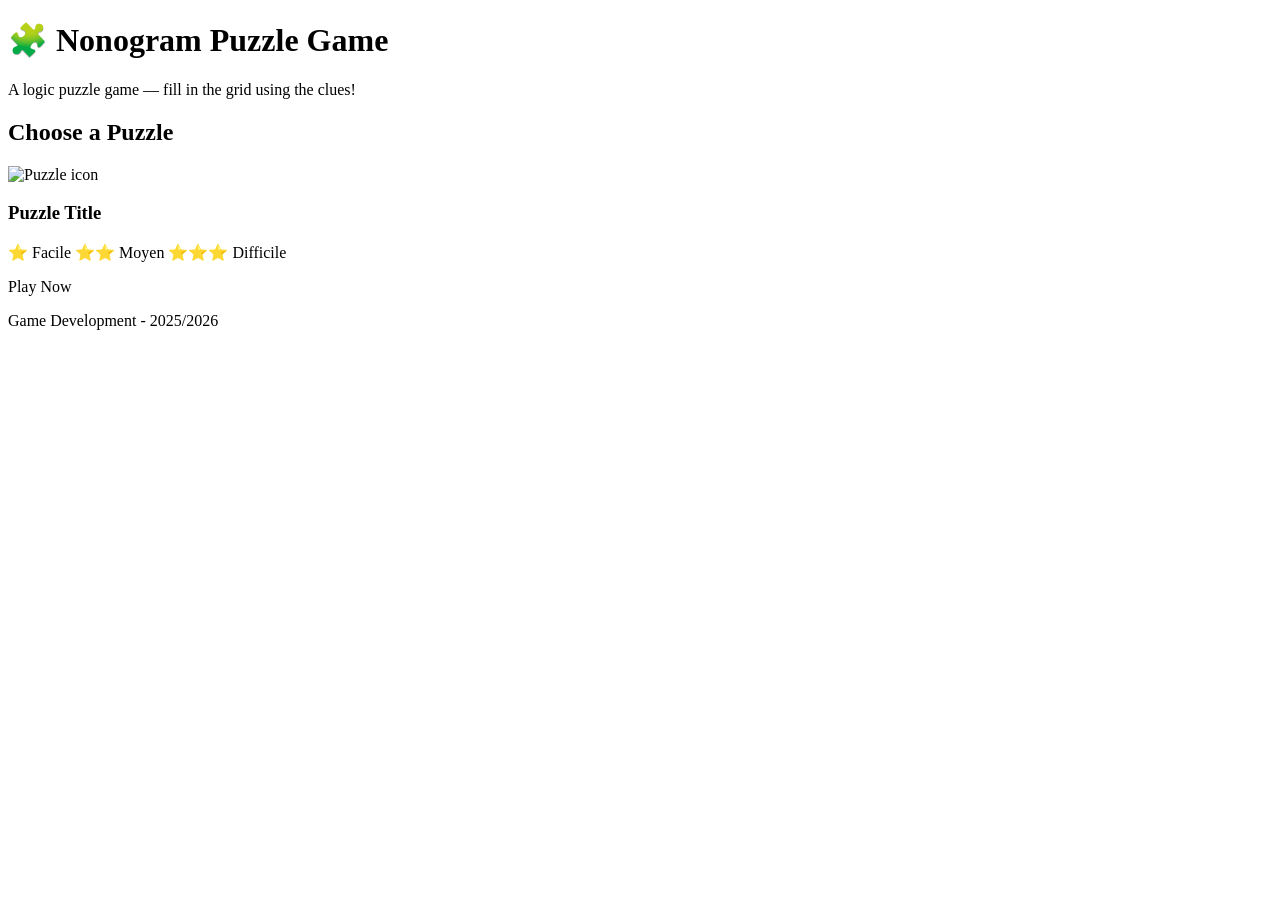
<file: src/main/resources/templates/index.html>
<!DOCTYPE html>
<html xmlns:th="http://www.thymeleaf.org" lang="en">
<head>
    <meta charset="UTF-8">
    <title>Nonogram Game</title>
    <link rel="stylesheet" th:href="@{/static/css/style.css}">
    <link rel="icon" type="image/svg+xml" href="data:image/svg+xml,<svg xmlns='http://www.w3.org/2000/svg' viewBox='0 0 100 100'><text y='.9em' font-size='90'>🧩</text></svg>">
</head>
<body>

<header>
    <h1>🧩 Nonogram Puzzle Game</h1>
    <p>A logic puzzle game — fill in the grid using the clues!</p>
</header>

<main>
    <h2>Choose a Puzzle</h2>

    <div class="puzzle-list">
        <div class="puzzle-card" th:each="puzzle : ${puzzles}">

            <img th:src="@{/static/images/puzzle.png}" alt="Puzzle icon" width="80"/>

            <!-- title not name -->
            <h3 th:text="${puzzle.title}">Puzzle Title</h3>

            <!-- niveau not difficulty -->
            <p>
                <span th:if="${puzzle.niveau == 'FACILE'}">⭐ Facile</span>
                <span th:if="${puzzle.niveau == 'MOYEN'}">⭐⭐ Moyen</span>
                <span th:if="${puzzle.niveau == 'DIFFICILE'}">⭐⭐⭐ Difficile</span>
            </p>

            <p th:text="'Grid: ' + ${puzzle.gridSize} + ' x ' + ${puzzle.gridSize}"></p>

            <a th:href="@{/play/{id}(id=${puzzle.id})}" class="btn">Play Now</a>
        </div>
    </div>
</main>

<footer>
    <p>Game Development - 2025/2026</p>
</footer>

</body>
</html>
</file>
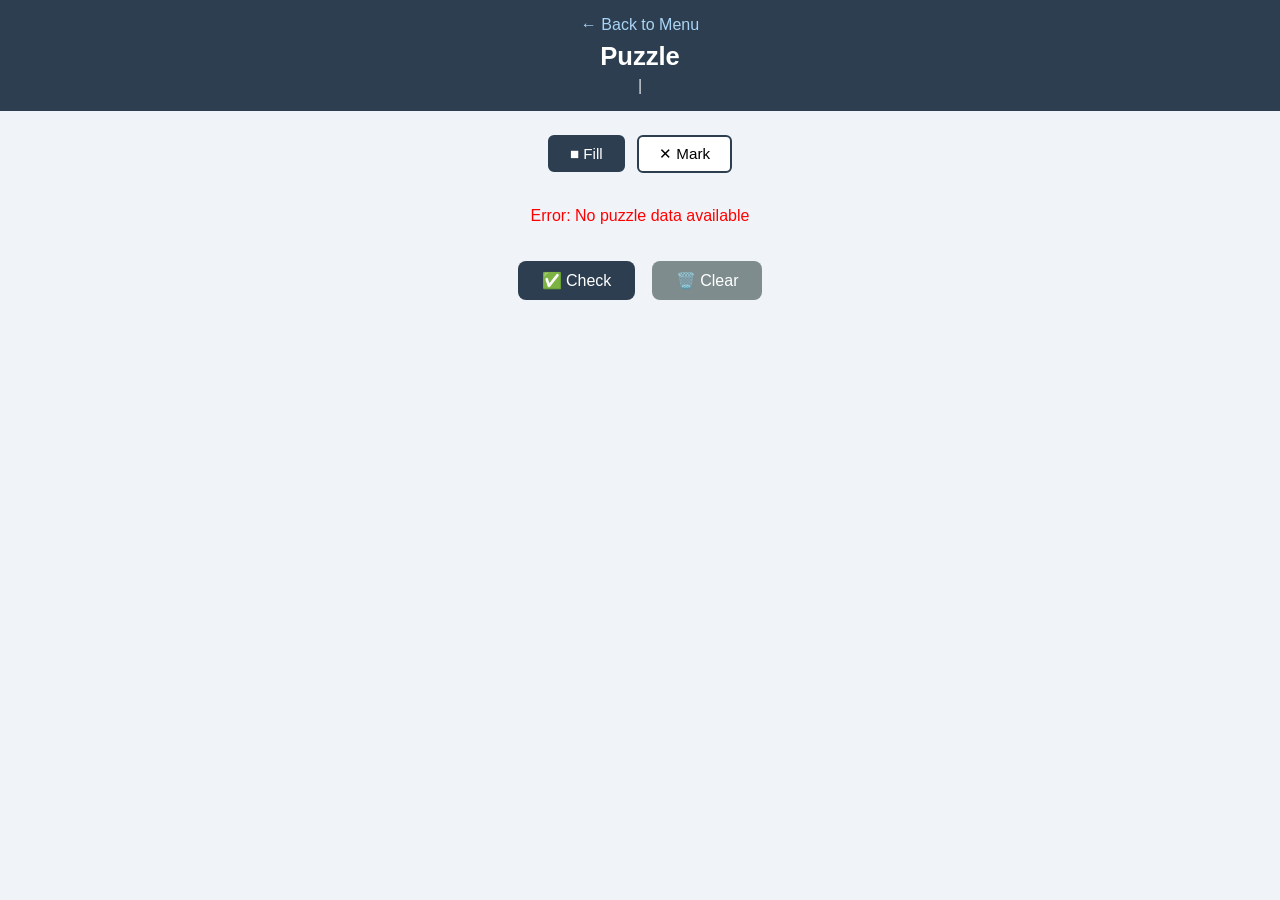
<file: src/main/resources/templates/game.html>
<!DOCTYPE html>
<html xmlns:th="http://www.thymeleaf.org" lang="en">
<head>
    <meta charset="UTF-8">
    <title th:text="${puzzle.title}">Nonogram</title>
    <style>
        * { box-sizing: border-box; margin: 0; padding: 0; }
        body { font-family: Arial, sans-serif; background: #f0f4f8; text-align: center; }

        header { background: #2c3e50; color: white; padding: 16px; margin-bottom: 20px; }
        header a { color: #aad4f5; text-decoration: none; }
        header h1 { margin-top: 8px; font-size: 1.6rem; }
        header p  { margin-top: 6px; opacity: 0.85; }

        /* Responsive grid container */
        .grid-container {
            overflow-x: auto;
            margin: 20px auto;
            padding: 10px;
            display: flex;
            justify-content: center;
        }

        table.nonogram { 
            border-collapse: collapse; 
            margin: 0 auto;
            min-width: min-content;
        }

        td.corner { 
            background: #f0f4f8; 
            border: none; 
            min-width: 40px; 
        }

        td.col-clue {
            text-align: center;
            vertical-align: bottom;
            padding: 6px 2px;
            font-size: 0.85rem;
            font-weight: bold;
            color: #2c3e50;
            background: #dce8f5;
            border: 1px solid #aac;
        }
        
        /* Dynamic cell sizing based on grid size */
        td.col-clue div { 
            line-height: 1.6; 
            white-space: nowrap;
        }

        td.row-clue {
            text-align: right;
            vertical-align: middle;
            padding: 4px 10px;
            font-size: 0.85rem;
            font-weight: bold;
            color: #2c3e50;
            background: #dce8f5;
            border: 1px solid #aac;
            white-space: nowrap;
        }

        td.cell {
            background: white;
            border: 1px solid #aaa;
            cursor: pointer;
            text-align: center;
            vertical-align: middle;
            font-size: 1rem;
            transition: background 0.1s;
        }
        
        /* Responsive cell sizes */
        table[data-size="5"] td.cell { width: 40px; height: 40px; }
        table[data-size="10"] td.cell { width: 35px; height: 35px; }
        table[data-size="15"] td.cell { width: 30px; height: 30px; }
        
        /* Adjust font sizes for larger grids */
        table[data-size="10"] td.cell { font-size: 0.9rem; }
        table[data-size="15"] td.cell { font-size: 0.8rem; }
        
        @media (max-width: 768px) {
            table[data-size="5"] td.cell { width: 35px; height: 35px; }
            table[data-size="10"] td.cell { width: 25px; height: 25px; }
            table[data-size="15"] td.cell { width: 20px; height: 20px; }
            table[data-size="15"] td.cell { font-size: 0.7rem; }
        }

        td.cell:hover  { background: #d0e8ff; }
        td.cell.filled { background: #2c3e50; color: white; }
        td.cell.marked { background: white; color: #c0392b; font-weight: bold; }
        td.cell.correct { background: #27ae60 !important; color: white; }
        td.cell.wrong   { background: #e74c3c !important; }
        td.cell.locked  { cursor: not-allowed; }

        .mode-toggle { margin: 16px; }
        .mode-toggle button {
            padding: 8px 20px; margin: 4px;
            border: 2px solid #2c3e50; border-radius: 6px;
            cursor: pointer; font-size: 0.95rem; background: white;
        }
        .mode-toggle button.active { background: #2c3e50; color: white; }

        .controls { margin: 16px; }
        .btn {
            padding: 10px 24px; margin: 6px;
            background: #2c3e50; color: white;
            border: none; border-radius: 8px;
            font-size: 1rem; cursor: pointer;
        }
        .btn:hover { background: #1a252f; }
        .btn.secondary { background: #7f8c8d; }
        .btn.success { background: #27ae60; }
        .btn.success:hover { background: #229954; }

        #message {
            font-size: 1.2rem; font-weight: bold;
            margin: 16px; min-height: 30px;
        }

        .next-level-container {
            margin: 20px auto;
            text-align: center;
        }
        
        @keyframes confetti {
            0% { transform: scale(1); }
            50% { transform: scale(1.02); background: rgba(39, 174, 96, 0.1); }
            100% { transform: scale(1); }
        }
    </style>
</head>
<body>

<header>
    <a th:href="@{/}">← Back to Menu</a>
    <h1 th:text="${puzzle.title}">Puzzle</h1>
    <p>
        <span th:text="${puzzle.niveau}"></span>
        &nbsp;|&nbsp;
        <span th:text="${puzzle.gridSize} + ' x ' + ${puzzle.gridSize}"></span>
    </p>
</header>

<main>

    <div class="mode-toggle">
        <button id="btnFill" class="active">■ Fill</button>
        <button id="btnMark">✕ Mark</button>
    </div>

    <div class="grid-container">
        <div id="grid-wrapper"></div>
    </div>

    <div class="controls">
        <button class="btn" id="checkBtn">✅ Check</button>
        <button class="btn secondary" id="clearBtn">🗑️ Clear</button>
    </div>

    <div id="message"></div>

    <!-- Next Level Container -->
    <div class="next-level-container" id="nextLevelContainer" style="display: none;">
        <a th:if="${hasNextLevel}" 
           th:href="@{/play/{id}(id=${nextLevelId})}" 
           class="btn success" 
           id="nextLevelBtn">
            🎯 Next Level → Level <span th:text="${nextLevelId}"></span>
        </a>
       
    </div>

</main>

<script th:inline="javascript">
    // Get data from server
    const puzzleJson = /*[[${puzzle}]]*/ null;
    const hasNextLevel = /*[[${hasNextLevel}]]*/ false;
    const nextLevelId = /*[[${nextLevelId}]]*/ null;
    
    if (!puzzleJson) {
        document.getElementById('grid-wrapper').innerHTML = '<p style="color: red;">Error: No puzzle data available</p>';
    } else {
        // Parse the puzzle data
        const solution = puzzleJson.solutionJson || '[]';
        const rowClues = puzzleJson.rowCluesJson || '[]';
        const colClues = puzzleJson.colCluesJson || '[]';
        const size = puzzleJson.gridSize || 5;
        
        // Parse JSON strings into real arrays
        const sol = JSON.parse(solution);
        const rowC = JSON.parse(rowClues);
        const colC = JSON.parse(colClues);
        
        // Flatten solution to 1D for easy comparison
        const solFlat = sol.flat();
        
        // User state: 0=empty 1=filled 2=marked
        const userGrid = Array(size * size).fill(0);
        let mode = 'fill';
        let isSolved = false;
        
        // Build the HTML table dynamically
        const wrapper = document.getElementById('grid-wrapper');
        const table = document.createElement('table');
        table.className = 'nonogram';
        table.setAttribute('data-size', size); // Add size attribute for CSS
        
        // Column clues row
        const headRow = document.createElement('tr');
        
        // Empty corner
        const corner = document.createElement('td');
        corner.className = 'corner';
        headRow.appendChild(corner);
        
        // One td per column - find max clue length for better display
        let maxColClues = 0;
        colC.forEach(clue => {
            if (Array.isArray(clue) && clue.length > maxColClues) {
                maxColClues = clue.length;
            }
        });
        
        colC.forEach(clue => {
            const td = document.createElement('td');
            td.className = 'col-clue';
            if (Array.isArray(clue) && clue.length > 0) {
                clue.forEach(num => {
                    const div = document.createElement('div');
                    div.textContent = num;
                    td.appendChild(div);
                });
            } else {
                const div = document.createElement('div');
                div.textContent = '0';
                td.appendChild(div);
            }
            headRow.appendChild(td);
        });
        table.appendChild(headRow);
        
        // Game rows
        for (let r = 0; r < size; r++) {
            const tr = document.createElement('tr');
            
            // Row clue
            const clueCell = document.createElement('td');
            clueCell.className = 'row-clue';
            if (rowC[r] && Array.isArray(rowC[r]) && rowC[r].length > 0) {
                clueCell.textContent = rowC[r].join(' ');
            } else {
                clueCell.textContent = '0';
            }
            tr.appendChild(clueCell);
            
            // Grid cells
            for (let c = 0; c < size; c++) {
                const td = document.createElement('td');
                td.className = 'cell';
                td.setAttribute('data-row', r);
                td.setAttribute('data-col', c);
                tr.appendChild(td);
            }
            table.appendChild(tr);
        }
        
        wrapper.appendChild(table);
        
        // Game logic functions (same as before)
        function setMode(m) {
            mode = m;
            document.getElementById('btnFill').classList.toggle('active', m === 'fill');
            document.getElementById('btnMark').classList.toggle('active', m === 'mark');
        }
        
        function clickCell(r, c) {
            if (isSolved) return;
            
            const cells = document.querySelectorAll('.cell');
            const index = r * size + c;
            const cell = cells[index];
            
            if (cell.classList.contains('locked')) return;
            
            if (mode === 'fill') {
                if (userGrid[index] === 1) {
                    userGrid[index] = 0;
                    cell.classList.remove('filled');
                    cell.textContent = '';
                } else {
                    userGrid[index] = 1;
                    cell.classList.add('filled');
                    cell.classList.remove('marked');
                    cell.textContent = '';
                }
            } else {
                if (userGrid[index] === 2) {
                    userGrid[index] = 0;
                    cell.classList.remove('marked');
                    cell.textContent = '';
                } else {
                    userGrid[index] = 2;
                    cell.classList.add('marked');
                    cell.classList.remove('filled');
                    cell.textContent = '✕';
                }
            }
            
            if (document.getElementById('message').textContent) {
                document.getElementById('message').textContent = '';
            }
        }
        
        function checkSolution() {
            if (isSolved) return;
            
            let errors = 0;
            const cells = document.querySelectorAll('.cell');
            
            for (let i = 0; i < solFlat.length; i++) {
                const cell = cells[i];
                
                if (cell.classList.contains('locked')) continue;
                
                if (solFlat[i] === 1 && userGrid[i] === 1) {
                    cell.classList.add('correct', 'locked');
                } else if (solFlat[i] === 0 && userGrid[i] !== 1) {
                    userGrid[i] = 2;
                    cell.classList.add('marked', 'locked');
                    cell.textContent = '✕';
                } else if (solFlat[i] === 1 && userGrid[i] !== 1) {
                    errors++;
                    cell.classList.add('wrong');
                    setTimeout(() => cell.classList.remove('wrong'), 900);
                } else if (solFlat[i] === 0 && userGrid[i] === 1) {
                    errors++;
                    cell.classList.add('wrong');
                    setTimeout(() => cell.classList.remove('wrong'), 900);
                }
            }
            
            const msg = document.getElementById('message');
            const nextLevelContainer = document.getElementById('nextLevelContainer');
            
            if (errors === 0) {
                isSolved = true;
                msg.textContent = '🎉 Congratulations! Puzzle solved! 🎉';
                msg.style.color = '#27ae60';
                nextLevelContainer.style.display = 'block';
                document.body.style.animation = 'confetti 0.5s ease';
                setTimeout(() => {
                    document.body.style.animation = '';
                }, 500);
            } else {
                msg.textContent = '❌ ' + errors + ' error(s) — keep going!';
                msg.style.color = '#c0392b';
                nextLevelContainer.style.display = 'none';
            }
        }
        
        function clearGrid() {
            if (isSolved) return;
            
            userGrid.fill(0);
            const cells = document.querySelectorAll('.cell');
            cells.forEach(cell => {
                cell.className = 'cell';
                cell.textContent = '';
            });
            document.getElementById('message').textContent = '';
            document.getElementById('nextLevelContainer').style.display = 'none';
            isSolved = false;
        }
        
        // Attach event listeners
        document.querySelectorAll('.cell').forEach((cell, idx) => {
            const r = Math.floor(idx / size);
            const c = idx % size;
            cell.onclick = () => clickCell(r, c);
        });
        
        document.getElementById('btnFill').onclick = () => setMode('fill');
        document.getElementById('btnMark').onclick = () => setMode('mark');
        document.getElementById('checkBtn').onclick = checkSolution;
        document.getElementById('clearBtn').onclick = clearGrid;
        
        // Keyboard shortcuts
        document.addEventListener('keydown', (e) => {
            if (e.key === 'f' || e.key === 'F') {
                setMode('fill');
                e.preventDefault();
            } else if (e.key === 'm' || e.key === 'M') {
                setMode('mark');
                e.preventDefault();
            } else if (e.key === 'Enter') {
                checkSolution();
                e.preventDefault();
            } else if (e.key === 'c' || e.key === 'C') {
                clearGrid();
                e.preventDefault();
            }
        });
    }
</script>

</body>
</html>
</file>
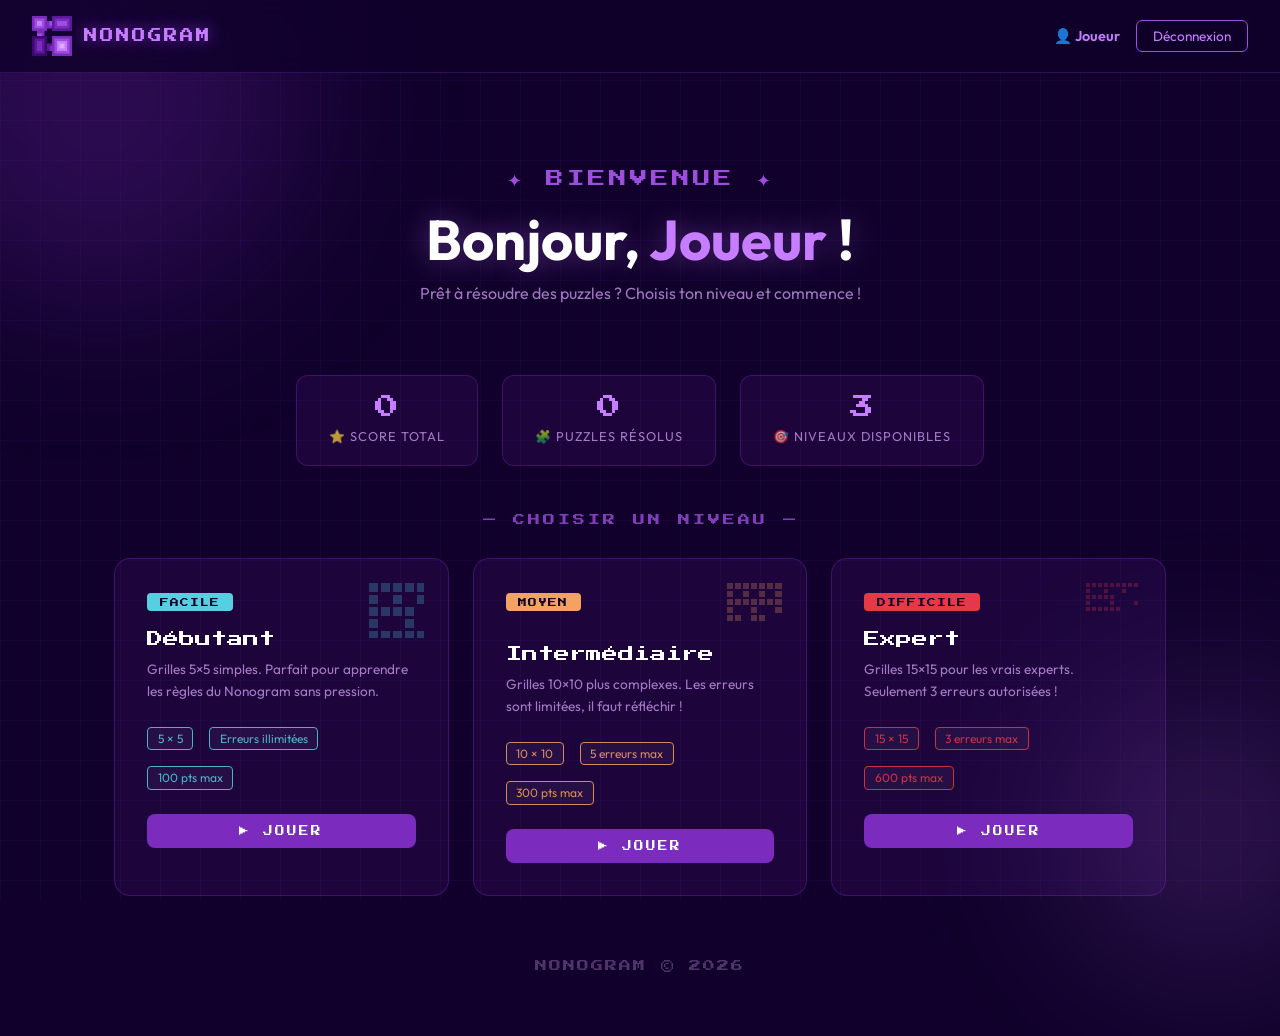
<file: src/main/resources/templates/home.html>
<!DOCTYPE html>
<html lang="fr" xmlns:th="http://www.thymeleaf.org">
<head>
    <meta charset="UTF-8">
    <meta name="viewport" content="width=device-width, initial-scale=1.0">
    <title>Nonogram - Accueil</title>
    <link href="https://fonts.googleapis.com/css2?family=Press+Start+2P&family=Outfit:wght@300;400;600;700&display=swap" rel="stylesheet">
    <style>
        :root {
            --purple:     #7b2cbf;
            --purple-dark:#5a189a;
            --purple-deep:#3c096c;
            --purple-light:#9d4edd;
            --purple-glow: #c77dff;
            --bg:         #10002b;
            --card-bg:    rgba(123, 44, 191, 0.12);
            --text:       #e0aaff;
            --white:      #ffffff;
            --pixel-size: 6px;
        }

        * { margin: 0; padding: 0; box-sizing: border-box; }

        body {
            background-color: var(--bg);
            color: var(--text);
            font-family: 'Outfit', sans-serif;
            min-height: 100vh;
            overflow-x: hidden;
        }

        /* ── Fond animé avec grille ── */
        body::before {
            content: '';
            position: fixed;
            inset: 0;
            background-image:
                linear-gradient(rgba(123,44,191,0.08) 1px, transparent 1px),
                linear-gradient(90deg, rgba(123,44,191,0.08) 1px, transparent 1px);
            background-size: 40px 40px;
            pointer-events: none;
            z-index: 0;
        }

        /* ── Lumières d'ambiance ── */
        .glow-orb {
            position: fixed;
            border-radius: 50%;
            filter: blur(80px);
            pointer-events: none;
            z-index: 0;
        }
        .glow-orb-1 {
            width: 400px; height: 400px;
            background: rgba(123,44,191,0.25);
            top: -100px; left: -100px;
            animation: floatOrb 8s ease-in-out infinite;
        }
        .glow-orb-2 {
            width: 300px; height: 300px;
            background: rgba(199,125,255,0.15);
            bottom: -80px; right: -80px;
            animation: floatOrb 10s ease-in-out infinite reverse;
        }
        @keyframes floatOrb {
            0%, 100% { transform: translate(0, 0); }
            50%       { transform: translate(30px, 30px); }
        }

        /* ── Wrapper ── */
        .wrapper {
            position: relative;
            z-index: 1;
            max-width: 1100px;
            margin: 0 auto;
            padding: 2rem 1.5rem 4rem;
        }

        /* ── NAVBAR ── */
        nav {
            display: flex;
            align-items: center;
            justify-content: space-between;
            padding: 1rem 2rem;
            background: rgba(16, 0, 43, 0.8);
            backdrop-filter: blur(12px);
            border-bottom: 1px solid rgba(123,44,191,0.3);
            position: sticky;
            top: 0;
            z-index: 100;
        }

        .nav-logo {
            display: flex;
            align-items: center;
            gap: 12px;
        }

        /* Logo puzzle pixelisé SVG */
        .pixel-logo {
            width: 40px;
            height: 40px;
            image-rendering: pixelated;
        }

        .nav-title {
            font-family: 'Press Start 2P', monospace;
            font-size: 0.85rem;
            color: var(--purple-glow);
            letter-spacing: 2px;
            text-shadow: 0 0 15px var(--purple);
        }

        .nav-user {
            display: flex;
            align-items: center;
            gap: 1rem;
        }

        .nav-user span {
            font-size: 0.9rem;
            color: var(--purple-glow);
            font-weight: 600;
        }

        .btn-logout {
            padding: 0.4rem 1rem;
            background: transparent;
            border: 1px solid var(--purple-light);
            color: var(--purple-glow);
            border-radius: 6px;
            font-family: 'Outfit', sans-serif;
            font-size: 0.85rem;
            cursor: pointer;
            transition: all 0.2s;
            text-decoration: none;
        }
        .btn-logout:hover {
            background: var(--purple);
            color: white;
        }

        /* ── HERO ── */
        .hero {
            text-align: center;
            padding: 4rem 1rem 2rem;
            animation: fadeSlideDown 0.7s ease both;
        }
        @keyframes fadeSlideDown {
            from { opacity: 0; transform: translateY(-20px); }
            to   { opacity: 1; transform: translateY(0); }
        }

        .hero-greeting {
            font-family: 'Press Start 2P', monospace;
            font-size: clamp(0.8rem, 2vw, 1.1rem);
            color: var(--purple-light);
            letter-spacing: 3px;
            margin-bottom: 0.8rem;
        }

        .hero-name {
            font-size: clamp(2rem, 5vw, 3.5rem);
            font-weight: 700;
            color: var(--white);
            margin-bottom: 0.5rem;
            text-shadow: 0 0 30px rgba(199,125,255,0.4);
        }
        .hero-name span {
            color: var(--purple-glow);
        }

        .hero-sub {
            font-size: 1rem;
            color: var(--text);
            opacity: 0.7;
            margin-bottom: 2.5rem;
        }

        /* ── STATS ── */
        .stats-bar {
            display: flex;
            gap: 1.5rem;
            justify-content: center;
            flex-wrap: wrap;
            margin-bottom: 3rem;
            animation: fadeSlideDown 0.7s 0.1s ease both;
        }

        .stat-card {
            background: var(--card-bg);
            border: 1px solid rgba(123,44,191,0.35);
            border-radius: 12px;
            padding: 1.2rem 2rem;
            min-width: 160px;
            text-align: center;
            backdrop-filter: blur(8px);
            transition: transform 0.2s, border-color 0.2s;
        }
        .stat-card:hover {
            transform: translateY(-4px);
            border-color: var(--purple-light);
        }

        .stat-value {
            font-family: 'Press Start 2P', monospace;
            font-size: 1.5rem;
            color: var(--purple-glow);
            display: block;
            margin-bottom: 0.4rem;
        }

        .stat-label {
            font-size: 0.8rem;
            color: var(--text);
            opacity: 0.7;
            text-transform: uppercase;
            letter-spacing: 1px;
        }

        /* ── SECTION TITRE ── */
        .section-title {
            font-family: 'Press Start 2P', monospace;
            font-size: 0.75rem;
            color: var(--purple-light);
            letter-spacing: 3px;
            text-align: center;
            margin-bottom: 2rem;
            opacity: 0.8;
        }

        /* ── CARTES DE NIVEAUX ── */
        .levels-grid {
            display: grid;
            grid-template-columns: repeat(auto-fit, minmax(280px, 1fr));
            gap: 1.5rem;
            animation: fadeSlideDown 0.7s 0.2s ease both;
        }

        .level-card {
            background: var(--card-bg);
            border: 1px solid rgba(123,44,191,0.35);
            border-radius: 16px;
            padding: 2rem;
            cursor: pointer;
            transition: transform 0.25s, box-shadow 0.25s, border-color 0.25s;
            position: relative;
            overflow: hidden;
            text-decoration: none;
            display: block;
        }

        .level-card::before {
            content: '';
            position: absolute;
            inset: 0;
            background: linear-gradient(135deg, rgba(123,44,191,0.15) 0%, transparent 60%);
            opacity: 0;
            transition: opacity 0.3s;
        }
        .level-card:hover::before { opacity: 1; }

        .level-card:hover {
            transform: translateY(-6px);
            box-shadow: 0 20px 50px rgba(123,44,191,0.35);
            border-color: var(--purple-light);
        }

        /* Couleurs des badges de niveau */
        .level-card.facile  { --accent: #56cfe1; }
        .level-card.moyen   { --accent: #f4a261; }
        .level-card.difficile { --accent: #e63946; }

        .level-badge {
            display: inline-block;
            background: var(--accent);
            color: var(--bg);
            font-family: 'Press Start 2P', monospace;
            font-size: 0.55rem;
            padding: 0.3rem 0.8rem;
            border-radius: 4px;
            letter-spacing: 1px;
            margin-bottom: 1.2rem;
        }

        /* Grille pixelisée décorative sur la carte */
        .pixel-grid-deco {
            float: right;
            margin: -0.5rem -0.5rem 0.5rem 1rem;
        }

        .level-name {
            font-family: 'Press Start 2P', monospace;
            font-size: 1rem;
            color: var(--white);
            margin-bottom: 0.8rem;
            display: block;
        }

        .level-desc {
            font-size: 0.85rem;
            color: var(--text);
            opacity: 0.7;
            line-height: 1.6;
            margin-bottom: 1.5rem;
        }

        .level-info {
            display: flex;
            gap: 1rem;
            flex-wrap: wrap;
            margin-bottom: 1.5rem;
        }

        .level-tag {
            font-size: 0.75rem;
            color: var(--accent);
            background: rgba(255,255,255,0.05);
            border: 1px solid var(--accent);
            border-radius: 4px;
            padding: 0.2rem 0.6rem;
            opacity: 0.85;
        }

        .btn-jouer {
            display: block;
            width: 100%;
            padding: 0.75rem;
            background: var(--purple);
            color: var(--white);
            border: none;
            border-radius: 8px;
            font-family: 'Press Start 2P', monospace;
            font-size: 0.6rem;
            letter-spacing: 2px;
            cursor: pointer;
            transition: background 0.2s, box-shadow 0.2s;
            text-align: center;
            text-decoration: none;
        }
        .btn-jouer:hover {
            background: var(--purple-light);
            box-shadow: 0 0 20px rgba(157,78,221,0.5);
        }

        /* ── FOOTER ── */
        footer {
            text-align: center;
            margin-top: 4rem;
            font-size: 0.75rem;
            opacity: 0.3;
            font-family: 'Press Start 2P', monospace;
            letter-spacing: 2px;
        }

        /* ── Responsive ── */
        @media (max-width: 600px) {
            nav { padding: 0.8rem 1rem; }
            .hero { padding: 2rem 0.5rem 1rem; }
            .stat-card { min-width: 120px; padding: 1rem; }
        }
    </style>
</head>
<body>

<!-- Lumières d'ambiance -->
<div class="glow-orb glow-orb-1"></div>
<div class="glow-orb glow-orb-2"></div>

<!-- ══ NAVBAR ══ -->
<nav>
    <div class="nav-logo">
        <!-- Logo puzzle pixelisé -->
        <svg class="pixel-logo" viewBox="0 0 16 16" xmlns="http://www.w3.org/2000/svg">
            <!-- Pièce haut-gauche -->
            <rect x="0" y="0" width="6" height="6" fill="#7b2cbf"/>
            <rect x="1" y="1" width="4" height="4" fill="#9d4edd"/>
            <rect x="2" y="2" width="2" height="2" fill="#c77dff"/>
            <!-- Connecteur haut -->
            <rect x="6" y="2" width="2" height="3" fill="#7b2cbf"/>
            <rect x="7" y="2" width="1" height="2" fill="#9d4edd"/>
            <!-- Pièce haut-droite -->
            <rect x="8" y="0" width="8" height="6" fill="#5a189a"/>
            <rect x="9" y="1" width="6" height="4" fill="#7b2cbf"/>
            <rect x="10" y="2" width="4" height="2" fill="#9d4edd"/>
            <!-- Connecteur gauche -->
            <rect x="2" y="6" width="3" height="2" fill="#7b2cbf"/>
            <rect x="2" y="7" width="2" height="1" fill="#9d4edd"/>
            <!-- Pièce bas-gauche -->
            <rect x="0" y="8" width="6" height="8" fill="#3c096c"/>
            <rect x="1" y="9" width="4" height="6" fill="#5a189a"/>
            <rect x="2" y="10" width="2" height="4" fill="#7b2cbf"/>
            <!-- Connecteur bas -->
            <rect x="6" y="11" width="2" height="3" fill="#5a189a"/>
            <rect x="7" y="12" width="1" height="2" fill="#7b2cbf"/>
            <!-- Pièce bas-droite -->
            <rect x="8" y="8" width="8" height="8" fill="#7b2cbf"/>
            <rect x="9" y="9" width="6" height="6" fill="#9d4edd"/>
            <rect x="10" y="10" width="4" height="4" fill="#c77dff"/>
            <rect x="11" y="11" width="2" height="2" fill="#e0aaff"/>
        </svg>
        <span class="nav-title">NONOGRAM</span>
    </div>
    <div class="nav-user">
        <span>👤 <span th:text="${username}">Joueur</span></span>
        <a href="/login" class="btn-logout">Déconnexion</a>
    </div>
</nav>

<!-- ══ CONTENU PRINCIPAL ══ -->
<div class="wrapper">

    <!-- Hero -->
    <div class="hero">
        <p class="hero-greeting">✦ BIENVENUE ✦</p>
        <h1 class="hero-name">Bonjour, <span th:text="${username}">Joueur</span> !</h1>
        <p class="hero-sub">Prêt à résoudre des puzzles ? Choisis ton niveau et commence !</p>
    </div>

    <!-- Stats -->
    <div class="stats-bar">
        <div class="stat-card">
            <span class="stat-value" th:text="${scoreTotal}">0</span>
            <span class="stat-label">⭐ Score Total</span>
        </div>
        <div class="stat-card">
            <span class="stat-value" th:text="${puzzlesResolus}">0</span>
            <span class="stat-label">🧩 Puzzles Résolus</span>
        </div>
        <div class="stat-card">
            <span class="stat-value">3</span>
            <span class="stat-label">🎯 Niveaux Disponibles</span>
        </div>
    </div>

    <!-- Section niveaux -->
    <p class="section-title">— CHOISIR UN NIVEAU —</p>

    <div class="levels-grid">

        <!-- ── FACILE ── -->
        <a href="/puzzles/FACILE" class="level-card facile">
            <!-- Grille décorative pixelisée 5x5 -->
            <svg class="pixel-grid-deco" width="55" height="55" viewBox="0 0 55 55">
                <g fill="#56cfe1" opacity="0.25">
                    <rect x="0"  y="0"  width="9" height="9"/>
                    <rect x="12" y="0"  width="9" height="9"/>
                    <rect x="24" y="0"  width="9" height="9"/>
                    <rect x="36" y="0"  width="9" height="9"/>
                    <rect x="48" y="0"  width="7" height="9"/>
                    <rect x="0"  y="12" width="9" height="9"/>
                    <rect x="24" y="12" width="9" height="9"/>
                    <rect x="48" y="12" width="7" height="9"/>
                    <rect x="0"  y="24" width="9" height="9"/>
                    <rect x="12" y="24" width="9" height="9"/>
                    <rect x="24" y="24" width="9" height="9"/>
                    <rect x="36" y="24" width="9" height="9"/>
                    <rect x="0"  y="36" width="9" height="9"/>
                    <rect x="36" y="36" width="9" height="9"/>
                    <rect x="0"  y="48" width="9" height="7"/>
                    <rect x="12" y="48" width="9" height="7"/>
                    <rect x="24" y="48" width="9" height="7"/>
                    <rect x="36" y="48" width="9" height="7"/>
                    <rect x="48" y="48" width="7" height="7"/>
                </g>
            </svg>

            <span class="level-badge">FACILE</span>
            <span class="level-name">Débutant</span>
            <p class="level-desc">Grilles 5×5 simples. Parfait pour apprendre les règles du Nonogram sans pression.</p>
            <div class="level-info">
                <span class="level-tag">5 × 5</span>
                <span class="level-tag">Erreurs illimitées</span>
                <span class="level-tag">100 pts max</span>
            </div>
            <span class="btn-jouer">▶ JOUER</span>
        </a>

        <!-- ── MOYEN ── -->
        <a href="/puzzles/MOYEN" class="level-card moyen">
            <svg class="pixel-grid-deco" width="55" height="55" viewBox="0 0 55 55">
                <g fill="#f4a261" opacity="0.25">
                    <rect x="0"  y="0"  width="6" height="6"/>
                    <rect x="8"  y="0"  width="6" height="6"/>
                    <rect x="16" y="0"  width="6" height="6"/>
                    <rect x="24" y="0"  width="6" height="6"/>
                    <rect x="32" y="0"  width="6" height="6"/>
                    <rect x="40" y="0"  width="6" height="6"/>
                    <rect x="48" y="0"  width="7" height="6"/>
                    <rect x="0"  y="8"  width="6" height="6"/>
                    <rect x="16" y="8"  width="6" height="6"/>
                    <rect x="32" y="8"  width="6" height="6"/>
                    <rect x="48" y="8"  width="7" height="6"/>
                    <rect x="0"  y="16" width="6" height="6"/>
                    <rect x="8"  y="16" width="6" height="6"/>
                    <rect x="16" y="16" width="6" height="6"/>
                    <rect x="24" y="16" width="6" height="6"/>
                    <rect x="32" y="16" width="6" height="6"/>
                    <rect x="40" y="16" width="6" height="6"/>
                    <rect x="48" y="16" width="7" height="6"/>
                    <rect x="0"  y="24" width="6" height="6"/>
                    <rect x="24" y="24" width="6" height="6"/>
                    <rect x="48" y="24" width="7" height="6"/>
                    <rect x="0"  y="32" width="6" height="6"/>
                    <rect x="8"  y="32" width="6" height="6"/>
                    <rect x="24" y="32" width="6" height="6"/>
                    <rect x="32" y="32" width="6" height="6"/>
                </g>
            </svg>

            <span class="level-badge">MOYEN</span>
            <span class="level-name">Intermédiaire</span>
            <p class="level-desc">Grilles 10×10 plus complexes. Les erreurs sont limitées, il faut réfléchir !</p>
            <div class="level-info">
                <span class="level-tag">10 × 10</span>
                <span class="level-tag">5 erreurs max</span>
                <span class="level-tag">300 pts max</span>
            </div>
            <span class="btn-jouer">▶ JOUER</span>
        </a>

        <!-- ── DIFFICILE ── -->
        <a href="/puzzles/DIFFICILE" class="level-card difficile">
            <svg class="pixel-grid-deco" width="55" height="55" viewBox="0 0 55 55">
                <g fill="#e63946" opacity="0.25">
                    <rect x="0"  y="0"  width="4" height="4"/>
                    <rect x="6"  y="0"  width="4" height="4"/>
                    <rect x="12" y="0"  width="4" height="4"/>
                    <rect x="18" y="0"  width="4" height="4"/>
                    <rect x="24" y="0"  width="4" height="4"/>
                    <rect x="30" y="0"  width="4" height="4"/>
                    <rect x="36" y="0"  width="4" height="4"/>
                    <rect x="42" y="0"  width="4" height="4"/>
                    <rect x="48" y="0"  width="4" height="4"/>
                    <rect x="0"  y="6"  width="4" height="4"/>
                    <rect x="18" y="6"  width="4" height="4"/>
                    <rect x="36" y="6"  width="4" height="4"/>
                    <rect x="0"  y="12" width="4" height="4"/>
                    <rect x="6"  y="12" width="4" height="4"/>
                    <rect x="12" y="12" width="4" height="4"/>
                    <rect x="18" y="12" width="4" height="4"/>
                    <rect x="24" y="12" width="4" height="4"/>
                    <rect x="0"  y="18" width="4" height="4"/>
                    <rect x="24" y="18" width="4" height="4"/>
                    <rect x="48" y="18" width="4" height="4"/>
                    <rect x="0"  y="24" width="4" height="4"/>
                    <rect x="6"  y="24" width="4" height="4"/>
                    <rect x="12" y="24" width="4" height="4"/>
                    <rect x="18" y="24" width="4" height="4"/>
                    <rect x="24" y="24" width="4" height="4"/>
                    <rect x="30" y="24" width="4" height="4"/>
                </g>
            </svg>

            <span class="level-badge">DIFFICILE</span>
            <span class="level-name">Expert</span>
            <p class="level-desc">Grilles 15×15 pour les vrais experts. Seulement 3 erreurs autorisées !</p>
            <div class="level-info">
                <span class="level-tag">15 × 15</span>
                <span class="level-tag">3 erreurs max</span>
                <span class="level-tag">600 pts max</span>
            </div>
            <span class="btn-jouer">▶ JOUER</span>
        </a>

    </div>

    <footer>
        <p>NONOGRAM © 2026 </p>
    </footer>

</div>

</body>
</html>
</file>
